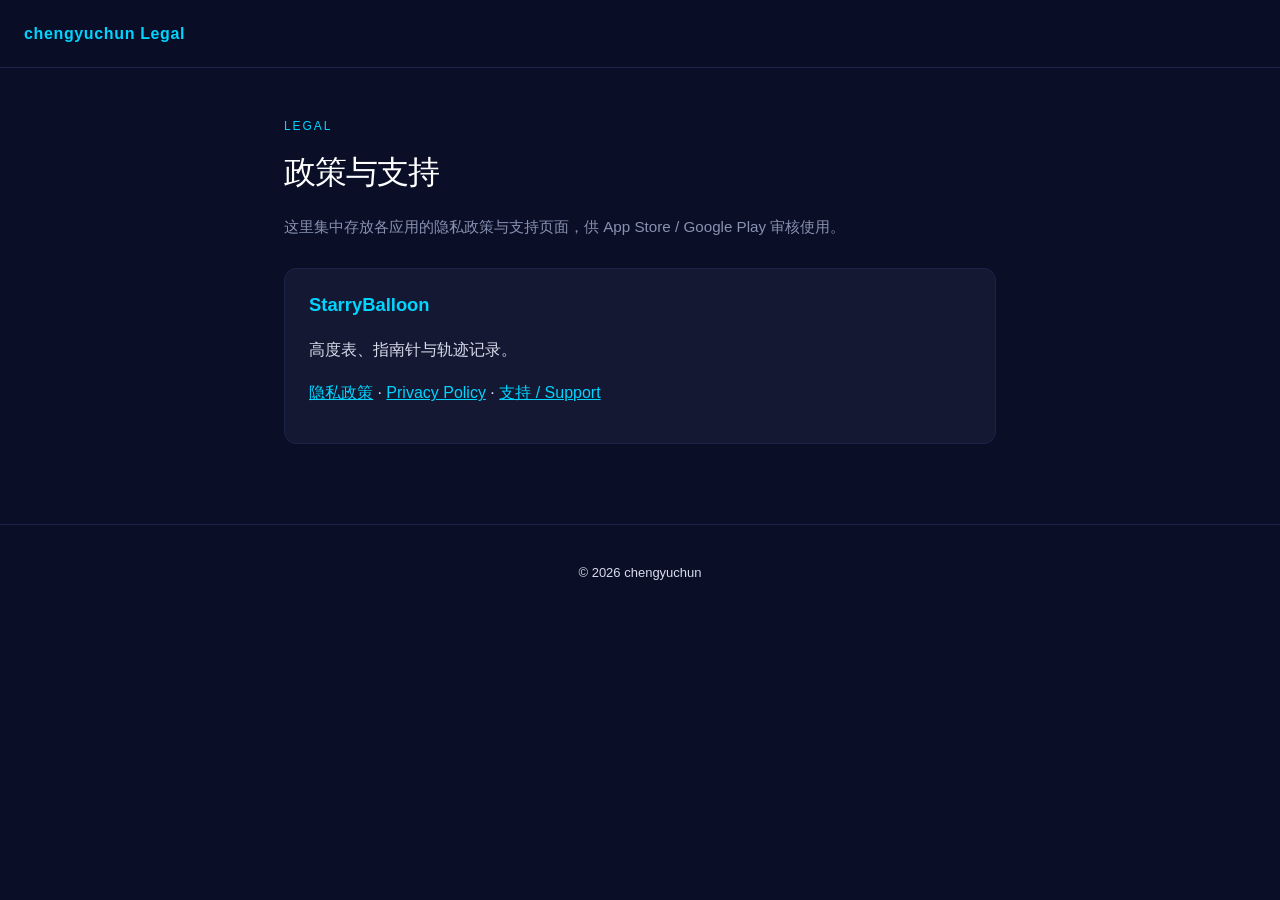
<file: index.html>
<!DOCTYPE html>
<html lang="zh-CN">
<head>
  <meta charset="utf-8" />
  <meta name="viewport" content="width=device-width, initial-scale=1" />
  <title>chengyuchun Legal</title>
  <meta name="description" content="Privacy policies and support pages for apps by chengyuchun." />
  <link rel="stylesheet" href="styles.css" />
</head>
<body>
  <header class="top">
    <a class="brand" href="./">chengyuchun Legal</a>
  </header>

  <main>
    <p class="kicker">Legal</p>
    <h1>政策与支持</h1>
    <p class="meta">这里集中存放各应用的隐私政策与支持页面，供 App Store / Google Play 审核使用。</p>

    <section class="app-card">
      <h2>StarryBalloon</h2>
      <p>高度表、指南针与轨迹记录。</p>
      <p>
        <a href="./starryballoon/">隐私政策</a>
        ·
        <a href="./starryballoon/en.html">Privacy Policy</a>
        ·
        <a href="./starryballoon/support.html">支持 / Support</a>
      </p>
    </section>
  </main>

  <footer>
    <p>© 2026 chengyuchun</p>
  </footer>
</body>
</html>
</file>
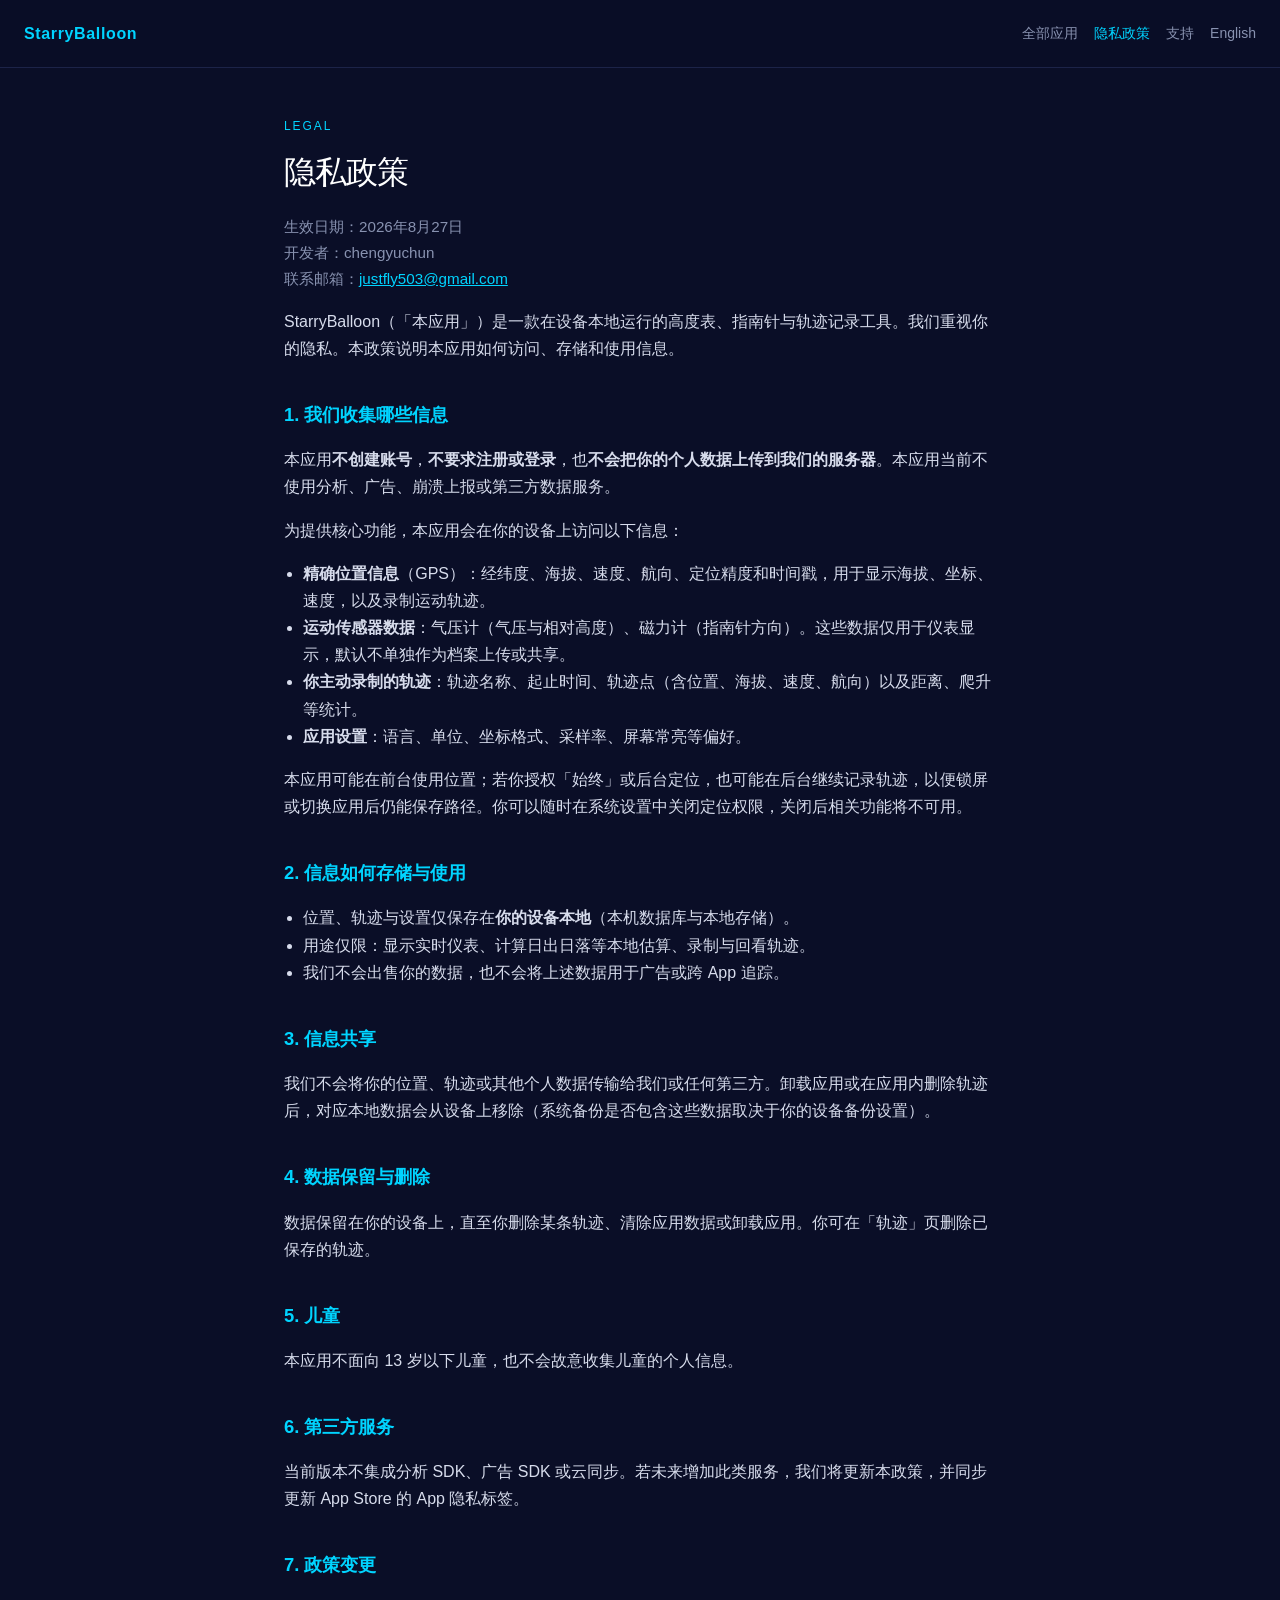
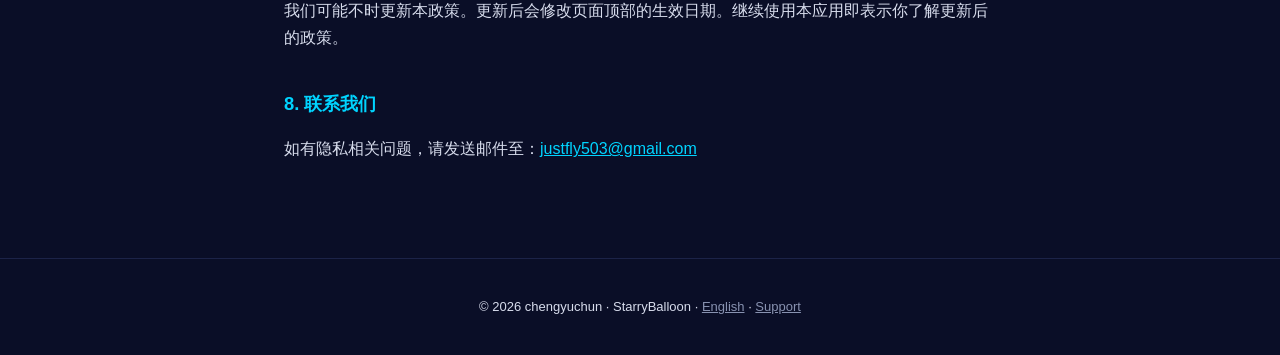
<file: starryballoon/index.html>
<!DOCTYPE html>
<html lang="zh-CN">
<head>
  <meta charset="utf-8" />
  <meta name="viewport" content="width=device-width, initial-scale=1" />
  <title>StarryBalloon Privacy Policy / 隐私政策</title>
  <meta name="description" content="Privacy Policy for the StarryBalloon iOS app. Location and tracks stay on your device." />
  <link rel="stylesheet" href="../styles.css" />
</head>
<body>
  <header class="top">
    <a class="brand" href="./">StarryBalloon</a>
    <nav>
      <a href="../">全部应用</a>
      <a href="./" aria-current="page">隐私政策</a>
      <a href="./support.html">支持</a>
      <a href="./en.html">English</a>
    </nav>
  </header>

  <main>
    <p class="kicker">Legal</p>
    <h1>隐私政策</h1>
    <p class="meta">
      生效日期：2026年8月27日<br />
      开发者：chengyuchun<br />
      联系邮箱：<a href="mailto:justfly503@gmail.com">justfly503@gmail.com</a>
    </p>

    <p>StarryBalloon（「本应用」）是一款在设备本地运行的高度表、指南针与轨迹记录工具。我们重视你的隐私。本政策说明本应用如何访问、存储和使用信息。</p>

    <h2>1. 我们收集哪些信息</h2>
    <p>本应用<strong>不创建账号</strong>，<strong>不要求注册或登录</strong>，也<strong>不会把你的个人数据上传到我们的服务器</strong>。本应用当前不使用分析、广告、崩溃上报或第三方数据服务。</p>
    <p>为提供核心功能，本应用会在你的设备上访问以下信息：</p>
    <ul>
      <li><strong>精确位置信息</strong>（GPS）：经纬度、海拔、速度、航向、定位精度和时间戳，用于显示海拔、坐标、速度，以及录制运动轨迹。</li>
      <li><strong>运动传感器数据</strong>：气压计（气压与相对高度）、磁力计（指南针方向）。这些数据仅用于仪表显示，默认不单独作为档案上传或共享。</li>
      <li><strong>你主动录制的轨迹</strong>：轨迹名称、起止时间、轨迹点（含位置、海拔、速度、航向）以及距离、爬升等统计。</li>
      <li><strong>应用设置</strong>：语言、单位、坐标格式、采样率、屏幕常亮等偏好。</li>
    </ul>
    <p>本应用可能在前台使用位置；若你授权「始终」或后台定位，也可能在后台继续记录轨迹，以便锁屏或切换应用后仍能保存路径。你可以随时在系统设置中关闭定位权限，关闭后相关功能将不可用。</p>

    <h2>2. 信息如何存储与使用</h2>
    <ul>
      <li>位置、轨迹与设置仅保存在<strong>你的设备本地</strong>（本机数据库与本地存储）。</li>
      <li>用途仅限：显示实时仪表、计算日出日落等本地估算、录制与回看轨迹。</li>
      <li>我们不会出售你的数据，也不会将上述数据用于广告或跨 App 追踪。</li>
    </ul>

    <h2>3. 信息共享</h2>
    <p>我们不会将你的位置、轨迹或其他个人数据传输给我们或任何第三方。卸载应用或在应用内删除轨迹后，对应本地数据会从设备上移除（系统备份是否包含这些数据取决于你的设备备份设置）。</p>

    <h2>4. 数据保留与删除</h2>
    <p>数据保留在你的设备上，直至你删除某条轨迹、清除应用数据或卸载应用。你可在「轨迹」页删除已保存的轨迹。</p>

    <h2>5. 儿童</h2>
    <p>本应用不面向 13 岁以下儿童，也不会故意收集儿童的个人信息。</p>

    <h2>6. 第三方服务</h2>
    <p>当前版本不集成分析 SDK、广告 SDK 或云同步。若未来增加此类服务，我们将更新本政策，并同步更新 App Store 的 App 隐私标签。</p>

    <h2>7. 政策变更</h2>
    <p>我们可能不时更新本政策。更新后会修改页面顶部的生效日期。继续使用本应用即表示你了解更新后的政策。</p>

    <h2>8. 联系我们</h2>
    <p>如有隐私相关问题，请发送邮件至：<a href="mailto:justfly503@gmail.com">justfly503@gmail.com</a></p>
  </main>

  <footer>
    <p>© 2026 chengyuchun · StarryBalloon · <a href="./en.html">English</a> · <a href="./support.html">Support</a></p>
  </footer>
</body>
</html>
</file>
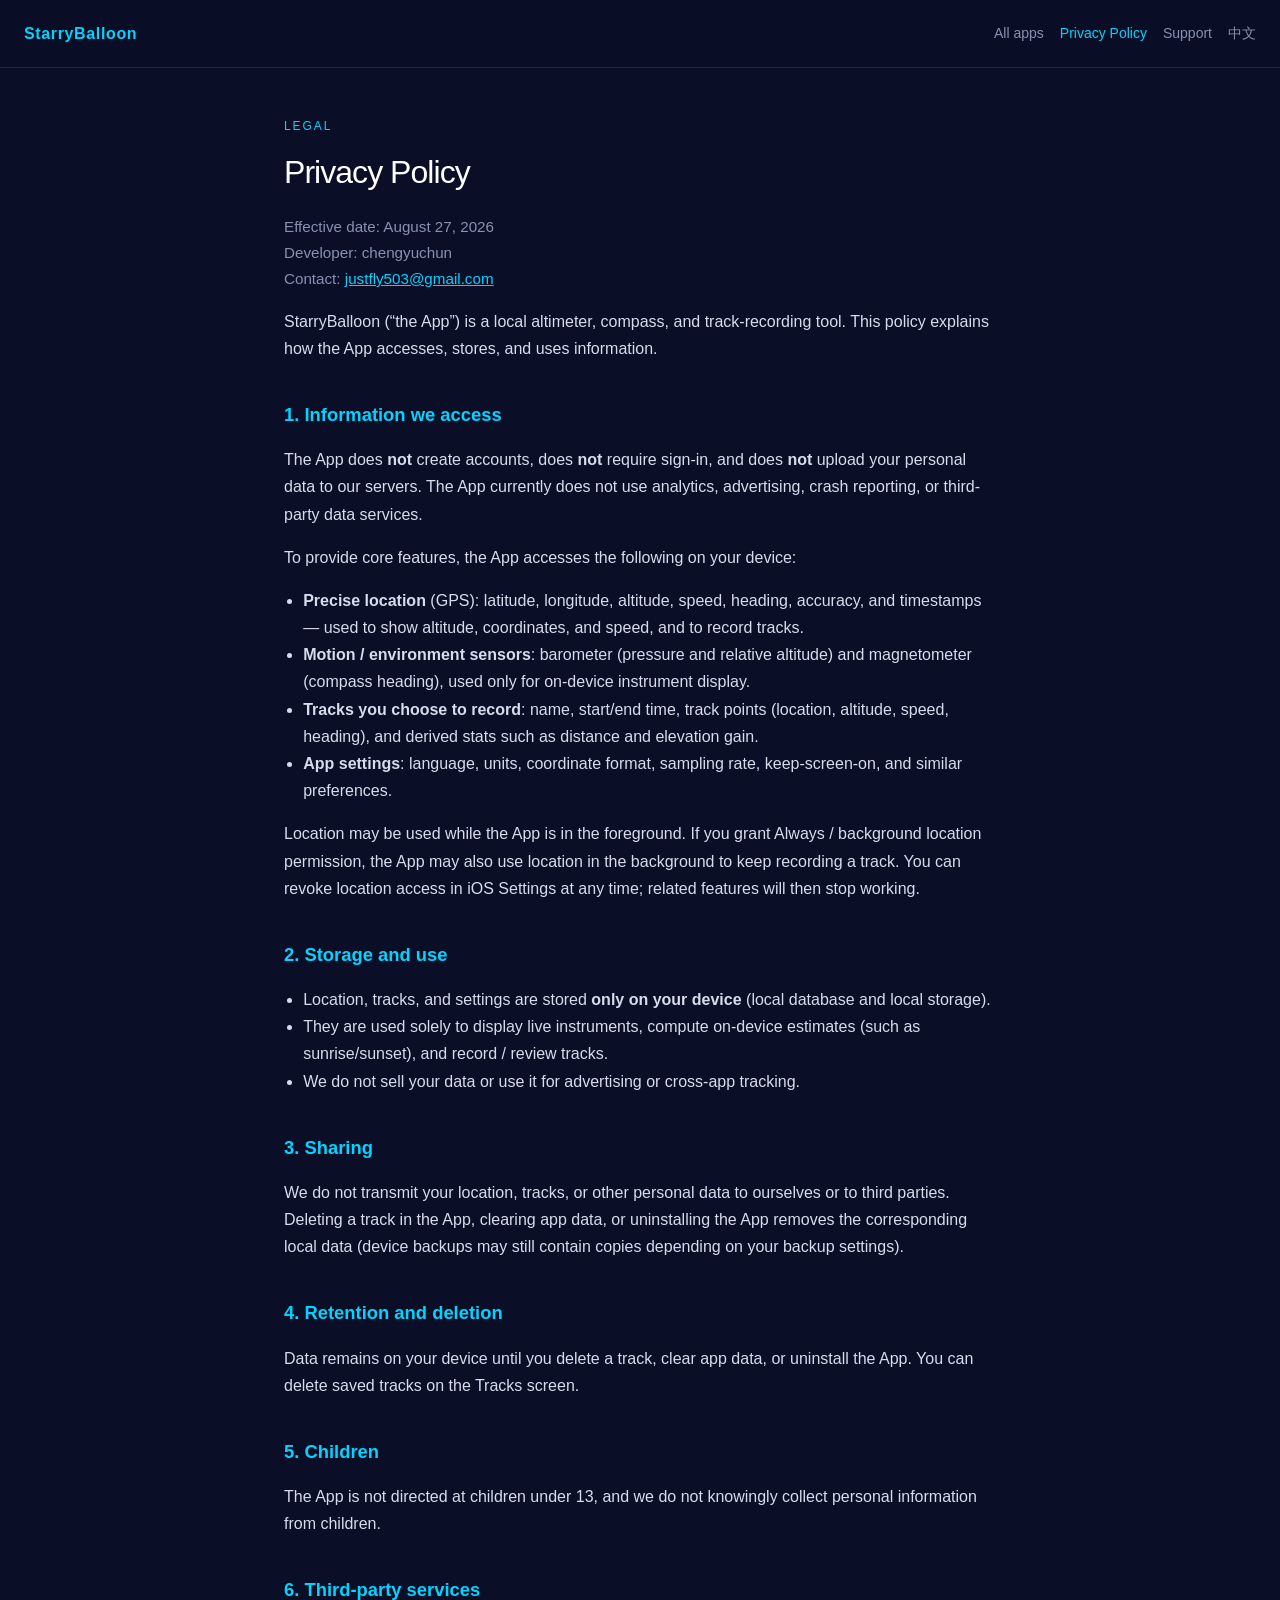
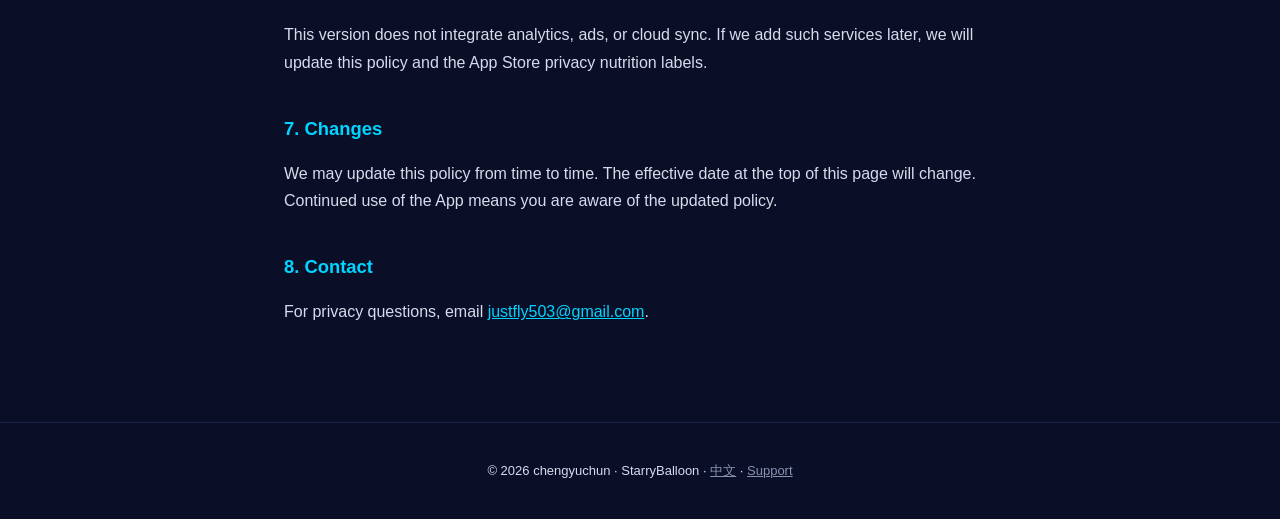
<file: starryballoon/en.html>
<!DOCTYPE html>
<html lang="en">
<head>
  <meta charset="utf-8" />
  <meta name="viewport" content="width=device-width, initial-scale=1" />
  <title>StarryBalloon Privacy Policy</title>
  <meta name="description" content="Privacy Policy for the StarryBalloon iOS app. Location and tracks stay on your device." />
  <link rel="stylesheet" href="../styles.css" />
</head>
<body>
  <header class="top">
    <a class="brand" href="./en.html">StarryBalloon</a>
    <nav>
      <a href="../">All apps</a>
      <a href="./en.html" aria-current="page">Privacy Policy</a>
      <a href="./support.html">Support</a>
      <a href="./">中文</a>
    </nav>
  </header>

  <main>
    <p class="kicker">Legal</p>
    <h1>Privacy Policy</h1>
    <p class="meta">
      Effective date: August 27, 2026<br />
      Developer: chengyuchun<br />
      Contact: <a href="mailto:justfly503@gmail.com">justfly503@gmail.com</a>
    </p>

    <p>StarryBalloon (“the App”) is a local altimeter, compass, and track-recording tool. This policy explains how the App accesses, stores, and uses information.</p>

    <h2>1. Information we access</h2>
    <p>The App does <strong>not</strong> create accounts, does <strong>not</strong> require sign-in, and does <strong>not</strong> upload your personal data to our servers. The App currently does not use analytics, advertising, crash reporting, or third-party data services.</p>
    <p>To provide core features, the App accesses the following on your device:</p>
    <ul>
      <li><strong>Precise location</strong> (GPS): latitude, longitude, altitude, speed, heading, accuracy, and timestamps — used to show altitude, coordinates, and speed, and to record tracks.</li>
      <li><strong>Motion / environment sensors</strong>: barometer (pressure and relative altitude) and magnetometer (compass heading), used only for on-device instrument display.</li>
      <li><strong>Tracks you choose to record</strong>: name, start/end time, track points (location, altitude, speed, heading), and derived stats such as distance and elevation gain.</li>
      <li><strong>App settings</strong>: language, units, coordinate format, sampling rate, keep-screen-on, and similar preferences.</li>
    </ul>
    <p>Location may be used while the App is in the foreground. If you grant Always / background location permission, the App may also use location in the background to keep recording a track. You can revoke location access in iOS Settings at any time; related features will then stop working.</p>

    <h2>2. Storage and use</h2>
    <ul>
      <li>Location, tracks, and settings are stored <strong>only on your device</strong> (local database and local storage).</li>
      <li>They are used solely to display live instruments, compute on-device estimates (such as sunrise/sunset), and record / review tracks.</li>
      <li>We do not sell your data or use it for advertising or cross-app tracking.</li>
    </ul>

    <h2>3. Sharing</h2>
    <p>We do not transmit your location, tracks, or other personal data to ourselves or to third parties. Deleting a track in the App, clearing app data, or uninstalling the App removes the corresponding local data (device backups may still contain copies depending on your backup settings).</p>

    <h2>4. Retention and deletion</h2>
    <p>Data remains on your device until you delete a track, clear app data, or uninstall the App. You can delete saved tracks on the Tracks screen.</p>

    <h2>5. Children</h2>
    <p>The App is not directed at children under 13, and we do not knowingly collect personal information from children.</p>

    <h2>6. Third-party services</h2>
    <p>This version does not integrate analytics, ads, or cloud sync. If we add such services later, we will update this policy and the App Store privacy nutrition labels.</p>

    <h2>7. Changes</h2>
    <p>We may update this policy from time to time. The effective date at the top of this page will change. Continued use of the App means you are aware of the updated policy.</p>

    <h2>8. Contact</h2>
    <p>For privacy questions, email <a href="mailto:justfly503@gmail.com">justfly503@gmail.com</a>.</p>
  </main>

  <footer>
    <p>© 2026 chengyuchun · StarryBalloon · <a href="./">中文</a> · <a href="./support.html">Support</a></p>
  </footer>
</body>
</html>
</file>
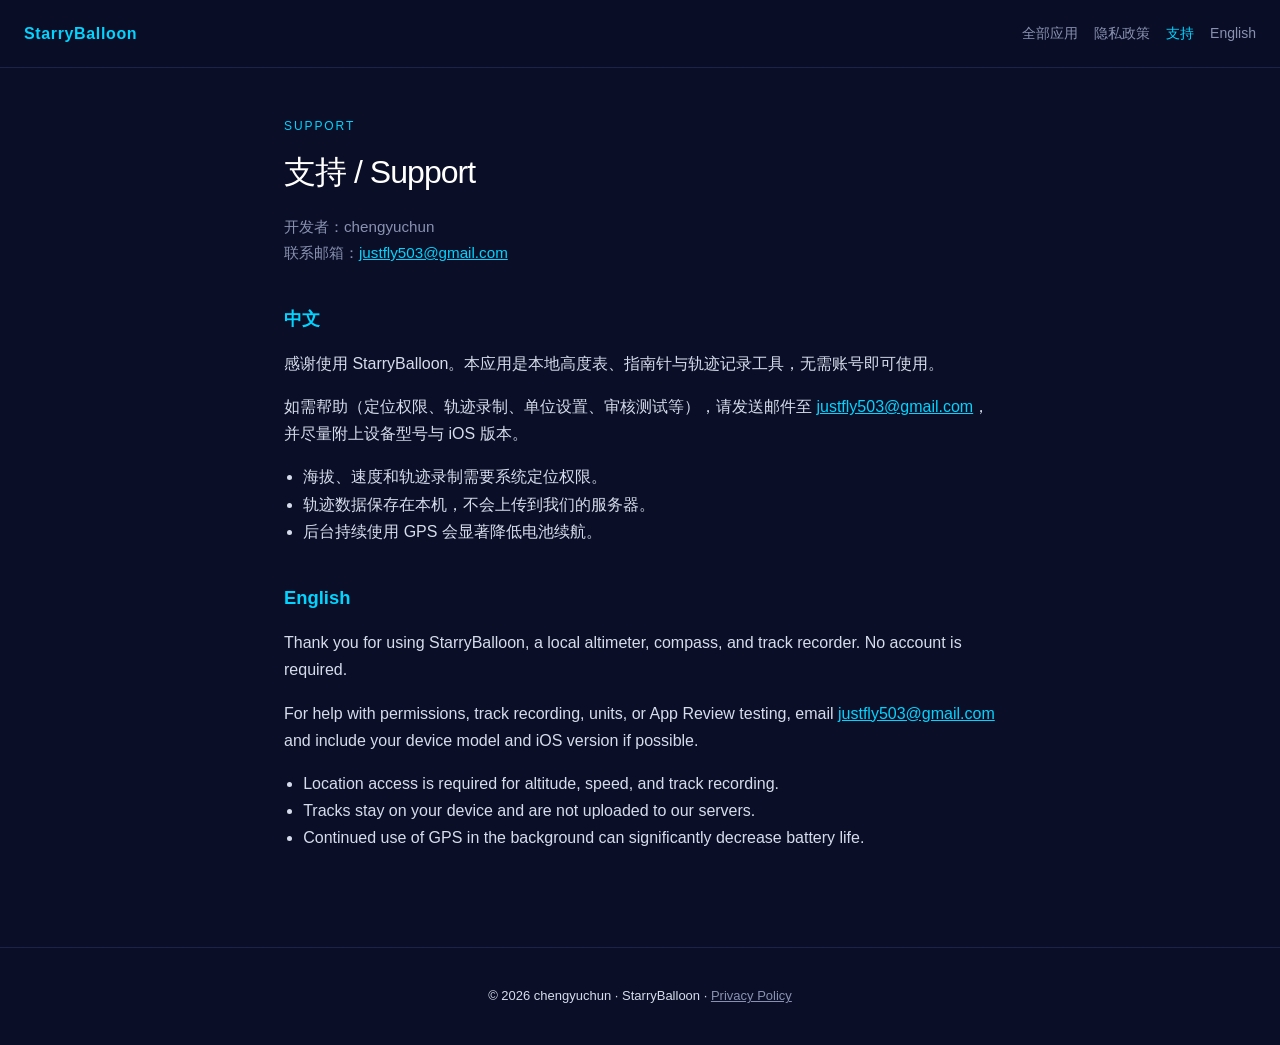
<file: starryballoon/support.html>
<!DOCTYPE html>
<html lang="zh-CN">
<head>
  <meta charset="utf-8" />
  <meta name="viewport" content="width=device-width, initial-scale=1" />
  <title>StarryBalloon Support / 支持</title>
  <meta name="description" content="Support page for StarryBalloon. Contact chengyuchun for help with the altimeter and GPS tracker app." />
  <link rel="stylesheet" href="../styles.css" />
</head>
<body>
  <header class="top">
    <a class="brand" href="./">StarryBalloon</a>
    <nav>
      <a href="../">全部应用</a>
      <a href="./">隐私政策</a>
      <a href="./support.html" aria-current="page">支持</a>
      <a href="./en.html">English</a>
    </nav>
  </header>

  <main>
    <p class="kicker">Support</p>
    <h1>支持 / Support</h1>
    <p class="meta">
      开发者：chengyuchun<br />
      联系邮箱：<a href="mailto:justfly503@gmail.com">justfly503@gmail.com</a>
    </p>

    <h2>中文</h2>
    <p>感谢使用 StarryBalloon。本应用是本地高度表、指南针与轨迹记录工具，无需账号即可使用。</p>
    <p>如需帮助（定位权限、轨迹录制、单位设置、审核测试等），请发送邮件至 <a href="mailto:justfly503@gmail.com">justfly503@gmail.com</a>，并尽量附上设备型号与 iOS 版本。</p>
    <ul>
      <li>海拔、速度和轨迹录制需要系统定位权限。</li>
      <li>轨迹数据保存在本机，不会上传到我们的服务器。</li>
      <li>后台持续使用 GPS 会显著降低电池续航。</li>
    </ul>

    <h2>English</h2>
    <p>Thank you for using StarryBalloon, a local altimeter, compass, and track recorder. No account is required.</p>
    <p>For help with permissions, track recording, units, or App Review testing, email <a href="mailto:justfly503@gmail.com">justfly503@gmail.com</a> and include your device model and iOS version if possible.</p>
    <ul>
      <li>Location access is required for altitude, speed, and track recording.</li>
      <li>Tracks stay on your device and are not uploaded to our servers.</li>
      <li>Continued use of GPS in the background can significantly decrease battery life.</li>
    </ul>
  </main>

  <footer>
    <p>© 2026 chengyuchun · StarryBalloon · <a href="./">Privacy Policy</a></p>
  </footer>
</body>
</html>
</file>
<file: styles.css>
:root {
  --bg: #0a0e27;
  --surface: #141832;
  --line: #1c2348;
  --primary: #00d4ff;
  --text: #ffffff;
  --muted: #8892b0;
  --dim: #5a6488;
}

* { box-sizing: border-box; }

html, body {
  margin: 0;
  padding: 0;
  background: var(--bg);
  color: var(--text);
  font-family: -apple-system, BlinkMacSystemFont, "Segoe UI", "PingFang SC", "Hiragino Sans GB", sans-serif;
  line-height: 1.7;
}

.top {
  display: flex;
  justify-content: space-between;
  align-items: center;
  gap: 16px;
  padding: 20px 24px;
  border-bottom: 1px solid var(--line);
  position: sticky;
  top: 0;
  background: rgba(10, 14, 39, 0.92);
  backdrop-filter: blur(12px);
}

.brand {
  color: var(--primary);
  font-weight: 600;
  letter-spacing: 0.04em;
  text-decoration: none;
}

nav {
  display: flex;
  gap: 16px;
  flex-wrap: wrap;
}

nav a {
  color: var(--muted);
  text-decoration: none;
  font-size: 14px;
}

nav a[aria-current="page"],
nav a:hover {
  color: var(--primary);
}

main {
  max-width: 760px;
  margin: 0 auto;
  padding: 48px 24px 80px;
}

.kicker {
  color: var(--primary);
  text-transform: uppercase;
  letter-spacing: 0.16em;
  font-size: 12px;
  margin: 0 0 8px;
}

h1 {
  font-size: 2rem;
  font-weight: 500;
  letter-spacing: -0.03em;
  margin: 0 0 12px;
}

h2 {
  font-size: 1.15rem;
  margin: 2em 0 0.6em;
  color: var(--primary);
}

.meta {
  color: var(--muted);
  font-size: 0.95rem;
}

p, li { color: #d7dcec; }

a { color: var(--primary); }

ul { padding-left: 1.2em; }

footer {
  border-top: 1px solid var(--line);
  color: var(--dim);
  text-align: center;
  padding: 24px;
  font-size: 13px;
}

footer a { color: var(--muted); }

.app-card {
  background: var(--surface);
  border: 1px solid var(--line);
  border-radius: 12px;
  padding: 20px 24px;
  margin-top: 28px;
}

.app-card h2 {
  margin-top: 0;
}
</file>
